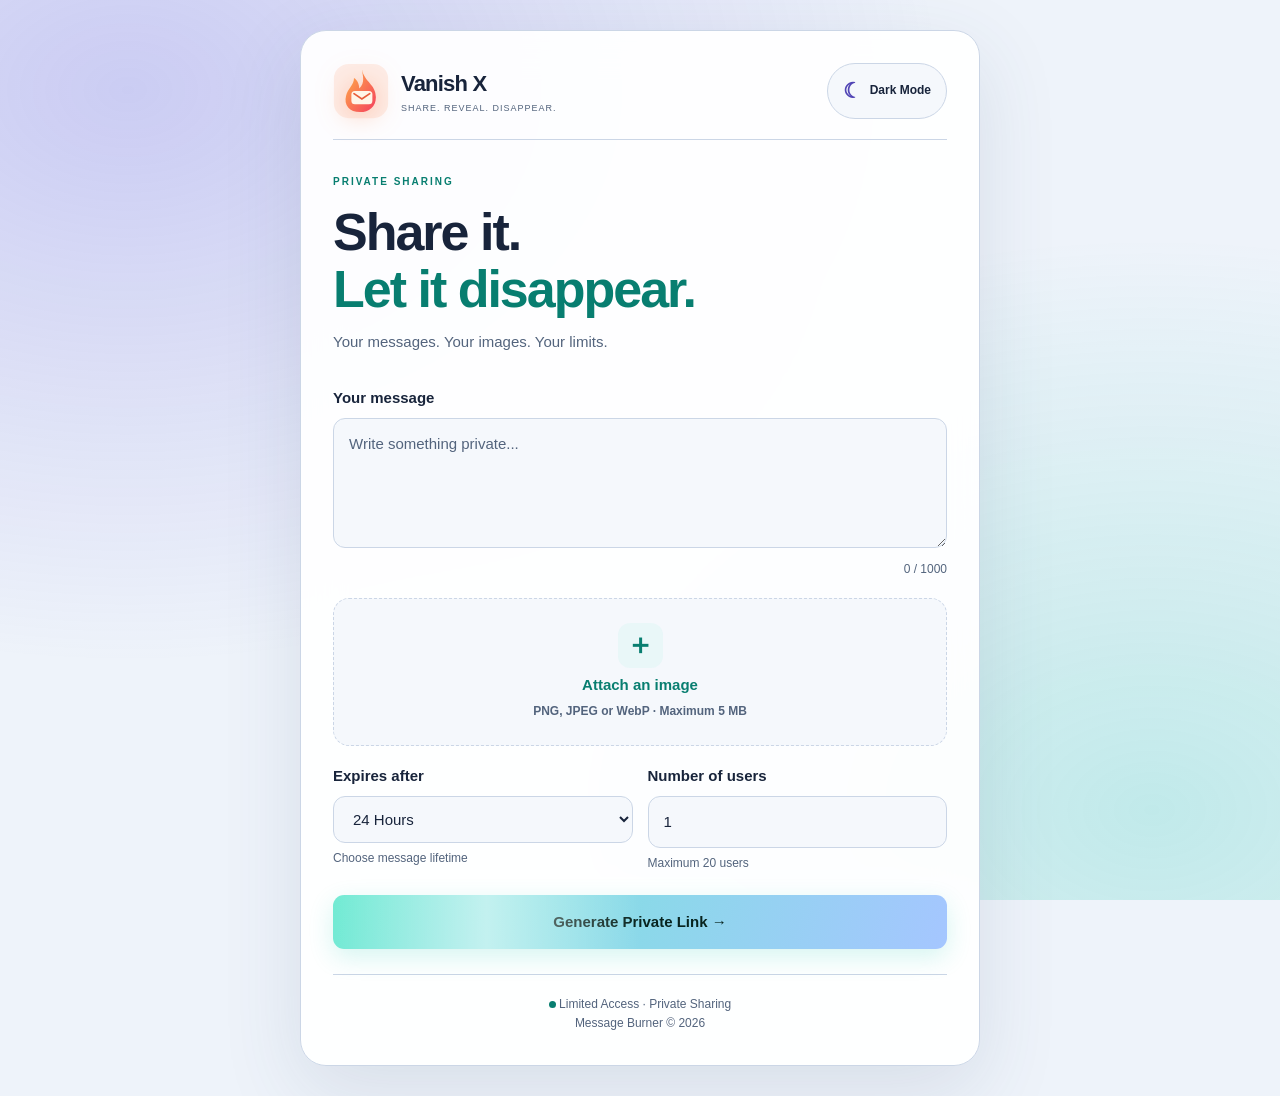
<file: static/index.html>
<!doctype html>
<html lang="en">
  <head>
    <meta charset="UTF-8" />    
    <meta name="viewport" content="width=device-width, initial-scale=1" />  
    <title>Message Burner</title>   
    <link rel="stylesheet" href="/static/style.css" />  
    <script src="/static/app.js" defer></script>
  </head>   
  <body>
    <main>
      <!-- Professional logo and theme button -->
      <header>
        <a href="/" class="brand-logo">
          <svg class="logo-icon" viewBox="0 0 64 64" aria-hidden="true">
            <defs>
              <linearGradient
                id="fireGradient"
                x1="0%"
                y1="0%"
                x2="100%"
                y2="100%"
              >
                <stop offset="0%" stop-color="#ffb347" />   
                <stop offset="100%" stop-color="#f43f5e" />
              </linearGradient>
            </defs> 
            <rect
              x="1"
              y="1"
              width="62"
              height="62"
              rx="17"
              fill="rgba(255,120,70,0.12)"
            />  
            <!-- Flame -->
            <path
              d="M33 7 C36 22 49 24 49 39
                             C49 50 41 56 31 56
                             C19 56 12 48 15 37
                             C17 29 24 25 24 17
                             C29 20 30 26 30 29
                             C37 22 34 15 33 7Z"
              fill="url(#fireGradient)"
            />  
            <!-- Message envelope -->
            <rect x="21" y="32" width="24" height="15" rx="4" fill="#fff5e8" /> 
            <path
              d="M24 35 L33 41 L42 35"
              stroke="#e85c39"
              stroke-width="2"
              stroke-linecap="round"
              fill="none"
            />
          </svg>    
          <div class="brand-text">
            <span class="brand-name">Vanish X</span>    
            <span class="brand-tagline"> Share. Reveal. Disappear. </span>
          </div>
        </a>    
        <!-- Dynamic theme button -->
        <button
          type="button"
          id="themeToggle"
          class="theme-toggle"
          onclick="toggleTheme()"
        >
          <span id="themeIcon">☀</span>    
          <span id="themeText">Light Mode</span>
        </button>
      </header> 
      <!-- Main heading -->
      <section class="hero">
        <span class="eyebrow"> PRIVATE SHARING </span>  
        <h1>
          Share it.<br />
          <em>Let it disappear.</em>
        </h1>   
        <p>Your messages. Your images. Your limits.</p>
      </section>    
      <!-- Message form -->
      <form id="form">
        <label for="message"> Your message </label> 
        <textarea
          id="message"
          name="message"
          maxlength="1000"
          placeholder="Write something private..."
        ></textarea>    
        <!-- Character counter -->
        <small id="counter">0 / 1000</small>    
        <!-- Single image selection box -->
        <label class="upload" for="image">
          <span class="upload-icon">＋</span>   
          <strong>Attach an image</strong>  
          <small> PNG, JPEG or WebP · Maximum 5 MB </small>
        </label>    
        <!-- Hidden file input -->
        <input
          type="file"
          id="image"
          name="image"
          accept="image/png,image/jpeg,image/webp"
        />  
        <!-- Image preview -->
        <div id="previewBox" hidden>
          <img id="preview" alt="Selected image" /> 
          <p id="fileName"></p> 
          <button type="button" class="remove" onclick="removeImage()">
            Remove Image
          </button>
        </div>  
        <!-- Time limit and number of users -->
        <div class="columns">
          <div>
            <label for="expiry"> Expires after </label> 
            <select id="expiry" name="expiration_minutes">
              <option value="5">5 Minutes</option>  
              <option value="15">15 Minutes</option>    
              <option value="30">30 Minutes</option>    
              <option value="60">1 Hour</option>    
              <option value="720">12 Hours</option> 
              <option value="1440" selected>24 Hours</option>   
              <option value="10080">7 Days</option>
            </select>   
            <small> Choose message lifetime </small>
          </div>    
          <!-- Number of users -->
          <div>
            <label for="views"> Number of users </label>    
            <input
              type="number"
              id="views"
              name="max_reads"
              min="1"
              max="20"
              value="1"
              required
            />  
            <small> Maximum 20 users </small>
          </div>
        </div>  
        <!-- Generate link button -->
        <button class="primary" id="create" type="submit">
          Generate Private Link →
        </button>
      </form>   
      <!-- Status message -->
      <p id="status" role="status"></p> 
      <!-- Generated link -->
      <section id="result" hidden>
        <h2>Your link is ready!</h2>    
        <p id="linkInfo"></p>   
        <input id="link" readonly aria-label="Generated link" />    
        <!-- Sharing options -->
        <div class="shares">
          <button onclick="copyLink()">Copy Link</button>   
          <button class="whatsapp" onclick="share('wa')">WhatsApp</button>  
          <button class="email" onclick="share('email')">Email</button> 
          <button class="sms" onclick="share('sms')">SMS</button>   
          <button onclick="nativeShare()">More</button>
        </div>
      </section>    
      <!-- Footer -->
      <footer>
        <span class="footer-dot"></span>    
        Limited Access · Private Sharing
        <br />  
        Message Burner © 2026
      </footer>
    </main> 
    <script>
      const $ = (id) => document.getElementById(id);    
      let previewUrl = null;    
      // Character counter
      function updateCounter() {
        const length = $("message").value.length;   
        $("counter").textContent = length + " / 1000";  
        $("counter").style.color = length >= 900 ? "#ef4444" : "";
      } 
      $("message").oninput = updateCounter; 
      updateCounter();  
      // Image selection and preview
      $("image").onchange = function () {
        if (previewUrl) {
          URL.revokeObjectURL(previewUrl);  
          previewUrl = null;
        }   
        const file = $("image").files[0];   
        $("previewBox").hidden = true;  
        if (!file) {
          return;
        }   
        if (file.size > 5 * 1024 * 1024) {
          alert("Image must be under 5 MB");    
          removeImage();    
          return;
        }   
        const allowedTypes = ["image/png", "image/jpeg", "image/webp"]; 
        if (!allowedTypes.includes(file.type)) {
          alert("Choose PNG, JPEG or WebP");    
          removeImage();    
          return;
        }   
        previewUrl = URL.createObjectURL(file);
        $("preview").src = previewUrl;  
        $("fileName").textContent = file.name;  
        $("previewBox").hidden = false;
      };    
      // Remove selected image
      function removeImage() {
        $("image").value = "";  
        $("preview").removeAttribute("src");    
        $("previewBox").hidden = true;  
        $("fileName").textContent = ""; 
        if (previewUrl) {
          URL.revokeObjectURL(previewUrl);  
          previewUrl = null;
        }
      } 
      // Generate private link
      $("form").onsubmit = async function (event) {
        event.preventDefault(); 
        $("create").disabled = true;    
        $("result").hidden = true;  
        $("status").textContent = "Generating your private link...";    
        try {
          const response = await fetch("/create", {
            method: "POST", 
            body: new FormData(event.target),
          });   
          const data = await response.json();   
          if (!response.ok) {
            throw Error(
              typeof data.detail === "string" ? data.detail : "Invalid input",
            );
          } 
          $("link").value = location.origin + data.link;    
          const expiryDate = new Date(data.expires * 1000); 
          $("linkInfo").textContent =
            "Allowed views: " +
            data.max_reads +
            " | Expires: " +
            expiryDate.toLocaleString();    
          $("result").hidden = false;   
          $("status").textContent = "Link generated successfully!"; 
          $("result").scrollIntoView({
            behavior: "smooth",
          });
        } catch (error) {
          $("status").textContent = error.message;
        } finally {
          $("create").disabled = false;
        }
      };    
      // Copy generated link
      async function copyLink() {
        try {
          await navigator.clipboard.writeText($("link").value); 
          $("status").textContent = "Link copied successfully!";
        } catch {
          $("link").select();   
          $("status").textContent = "Please copy the selected link manually.";
        }
      } 
      // Sharing options
      function share(type) {
        const url = encodeURIComponent($("link").value);    
        if (type === "wa") {
          window.open("https://wa.me/?text=" + url, "_blank", "noopener");
        } else if (type === "email") {
          location.href = "mailto:?subject=Private%20Message&body=" + url;
        } else if (type === "sms") {
          location.href = "sms:?body=" + url;
        }
      } 
      // Mobile sharing menu
      async function nativeShare() {
        if (navigator.share) {
          try {
            await navigator.share({
              title: "Message Burner",

              url: $("link").value,
            });
          } catch (error) {
            if (error.name !== "AbortError") {
              copyLink();
            }
          }
        } else {
          copyLink();
        }
      }
    </script>
  </body>
</html>
</file>
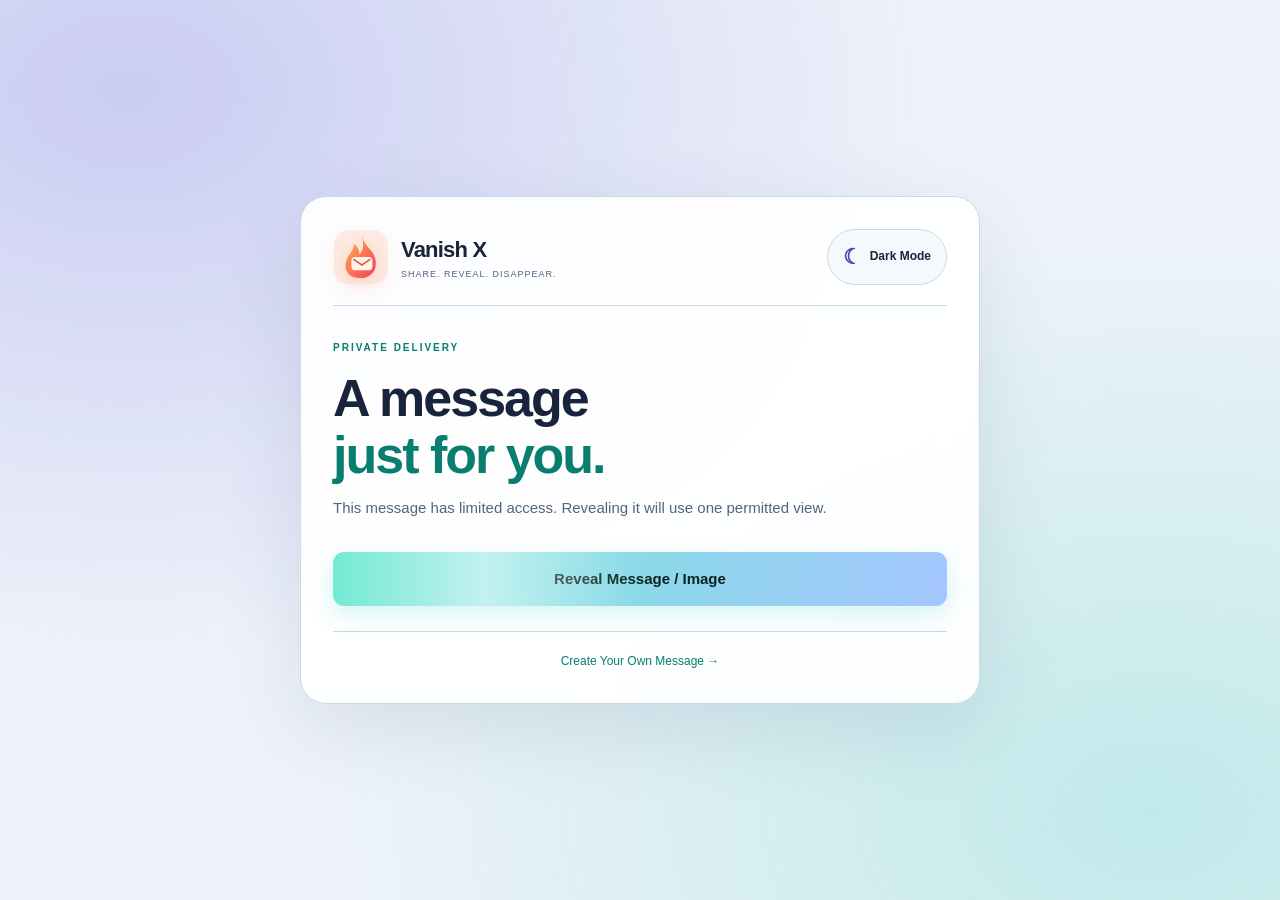
<file: static/read.html>
<!doctype html>
<html lang="en">
  <head>
    <meta charset="UTF-8" />    
    <meta name="viewport" content="width=device-width, initial-scale=1" />  
    <meta name="referrer" content="no-referrer" />  
    <title>Reveal Message | Message Burner</title>  
    <link rel="stylesheet" href="/static/style.css" />  
    <script src="/static/app.js" defer></script>
  </head>   
  <body>
    <main>
      <!-- Professional logo and theme -->
      <header>
        <a href="/" class="brand-logo">
          <svg class="logo-icon" viewBox="0 0 64 64" aria-hidden="true">
            <defs>
              <linearGradient
                id="fireGradient"
                x1="0%"
                y1="0%"
                x2="100%"
                y2="100%"
              >
                <stop offset="0%" stop-color="#ffb347" />   
                <stop offset="100%" stop-color="#f43f5e" />
              </linearGradient>
            </defs> 
            <rect
              x="1"
              y="1"
              width="62"
              height="62"
              rx="17"
              fill="rgba(255,120,70,0.12)"
            />  
            <path
              d="M33 7 C36 22 49 24 49 39
                             C49 50 41 56 31 56
                             C19 56 12 48 15 37
                             C17 29 24 25 24 17
                             C29 20 30 26 30 29
                             C37 22 34 15 33 7Z"
              fill="url(#fireGradient)"
            />  
            <rect x="21" y="32" width="24" height="15" rx="4" fill="#fff5e8" /> 
            <path
              d="M24 35 L33 41 L42 35"
              stroke="#e85c39"
              stroke-width="2"
              stroke-linecap="round"
              fill="none"
            />
          </svg>    
          <div class="brand-text">
            <span class="brand-name"> Vanish X </span>

            <span class="brand-tagline"> Share. Reveal. Disappear. </span>
          </div>
        </a>    
        <button
          type="button"
          id="themeToggle"
          class="theme-toggle"
          onclick="toggleTheme()"
        >
          <span id="themeIcon">☀</span>    
          <span id="themeText">Light Mode</span>
        </button>
      </header> 
      <!-- Main heading -->
      <section class="hero">
        <span class="eyebrow"> PRIVATE DELIVERY </span> 
        <h1>
          A message<br />
          <em>just for you.</em>
        </h1>   
        <p>
          This message has limited access. Revealing it will use one permitted
          view.
        </p>
      </section>    
      <!-- Reveal button -->
      <button class="primary" id="reveal">Reveal Message / Image</button>   
      <!-- Status message -->
      <p id="status" role="status"></p> 
      <!-- Revealed content -->
      <section id="content" hidden>
        <h2>Your private message</h2>   
        <p id="message" class="message"></p>    
        <img id="photo" hidden alt="Shared image" />    
        <button class="remove" id="close">Close and Hide Content</button>
      </section>    
      <!-- Footer -->
      <footer>
        <a href="/"> Create Your Own Message → </a>
      </footer>
    </main> 
    <script>
      const $ = (id) => document.getElementById(id);    
      // Reveal message and image
      $("reveal").onclick = async function () {
        $("reveal").disabled = true;    
        $("status").textContent = "Opening your message...";    
        try {
          const token = location.pathname.split("/").pop(); 
          const response = await fetch("/message/" + token, {
            method: "POST",
            cache: "no-store",
          });   
          const data = await response.json();   
          if (!response.ok) {
            throw Error(data.detail);
          } 
          // Display text message
          $("message").textContent = data.message;  
          $("message").hidden = !data.message;  
          // Display image
          if (data.image) {
            $("photo").src = data.image;    
            $("photo").hidden = false;
          } 
          $("content").hidden = false;  
          $("reveal").hidden = true;    
          $("status").textContent = "Remaining views: " + data.remaining_reads;
        } catch (error) {
          $("status").textContent = error.message;
        }
      };    
      // Close revealed content
      $("close").onclick = function () {
        $("photo").removeAttribute("src");  
        $("message").textContent = "";
        $("content").hidden = true; 
        $("status").textContent = "Content has been hidden.";
      };
    </script>
  </body>
</html>
</file>
<file: static/style.css>
/* 1. Dark theme */
:root {
    color-scheme: dark;
    --bg: #080c18;
    --panel: #12192be8;
    --field: #10182a;
    --text: #eef4ff;
    --muted: #a5b3ca;
    --line: #34425b;
    --accent: #65e6cf;
    --accent2: #a8a2ff;
    --danger: #f87171;
    --shadow: 0 25px 80px #0006;
} 
/* 2. Light theme */
:root.light {
    color-scheme: light;
    --bg: #eef3fa;
    --panel: #fffffff0;
    --field: #f5f8fc;
    --text: #18243b;
    --muted: #53647d;
    --line: #cbd6e6;
    --accent: #087e70;
    --accent2: #5145b5;
    --danger: #b91c1c;
    --shadow: 0 25px 80px #354c7020;
} 
/* 3. Global settings */
* {
    box-sizing: border-box;
} 
[hidden] {
    display: none !important;
} 
html {
    scroll-behavior: smooth;
} 
body {
    margin: 0;
    min-height: 100vh;
    display: grid;
    place-items: center;
    padding: 30px 16px;
    font: 15px/1.6 "Segoe UI", sans-serif;
    color: var(--text);
    background: var(--bg);
    isolation: isolate;
    transition: background .4s, color .4s;
} 
/* 4. Animated background */
body::before {
    content: "";
    position: fixed;
    inset: 0;
    z-index: -1;
    pointer-events: none;
    background:
        radial-gradient(at 10% 10%, #6259df40, transparent 50%),
        radial-gradient(at 90% 90%, #16c8ae35, transparent 50%);
    animation: aurora 10s infinite alternate;
} 
/* 5. Main glass container */
main {
    width: min(100%, 680px);
    padding: 32px;
    background: var(--panel);
    border: 1px solid var(--line);
    border-radius: 26px;
    backdrop-filter: blur(20px);
    box-shadow: var(--shadow);
    animation: enter .6s ease;
    transition: background .4s, border-color .4s;
} 
/* 6. Header */
header {
    display: flex;
    align-items: center;
    justify-content: space-between;
    flex-wrap: wrap;
    gap: 12px;
    padding-bottom: 20px;
    border-bottom: 1px solid var(--line);
} 
/* 7. Professional logo */
.brand-logo {
    display: flex;
    align-items: center;
    gap: 12px;
    color: var(--text);
    text-decoration: none;
} 
.logo-icon {
    width: 56px;
    height: 56px;
    flex-shrink: 0;
    filter: drop-shadow(0 4px 12px #ff783550);
    animation: float 3s ease-in-out infinite;
} 
.brand-text {
    display: flex;
    flex-direction: column;
} 
.brand-name {
    font-size: 22px;
    font-weight: 800;
    letter-spacing: -.8px;
    color: var(--text);
} 
.brand-tagline {
    font-size: 9px;
    letter-spacing: 1px;
    text-transform: uppercase;
    color: var(--muted);
} 
/* 8. Dynamic theme button */
.theme-toggle {
    display: flex;
    align-items: center;
    gap: 8px;
    border-radius: 30px;
    font-size: 12px;
    white-space: nowrap;
} 
#themeIcon {
    font-size: 21px;
    color: #fbbf24;
    transition: transform .4s;
} 
:root.light #themeIcon {
    color: #5145b5;
} 
.theme-toggle:hover #themeIcon {
    transform: rotate(35deg);
} 
/* 9. Main heading */
.hero {
    padding: 28px 0 20px;
} 
.eyebrow {
    font-size: 10px;
    font-weight: 800;
    letter-spacing: 2px;
    color: var(--accent);
} 
h1 {
    font-size: clamp(34px, 7vw, 52px);
    line-height: 1.1;
    letter-spacing: -2px;
    margin: 12px 0;
} 
h1 em {
    font-style: normal;
    color: var(--accent);
} 
h2 {
    font-size: 21px;
    margin: 0 0 12px;
} 
p {
    color: var(--muted);
    margin: 0 0 12px;
} 
/* 10. Form fields */
label {
    display: block;
    font-weight: 650;
    margin-bottom: 8px;
} 
textarea, input, select, button {
    font: inherit;
} 
textarea, input:not([type="file"]), select {
    width: 100%;
    padding: 13px 15px;
    color: var(--text);
    background: var(--field);
    border: 1px solid var(--line);
    border-radius: 12px;
    outline: none;
    transition: all .3s ease;
} 
textarea {
    min-height: 130px;
    resize: vertical;
} 
textarea::placeholder {
    color: var(--muted);
} 
textarea:focus, input:focus, select:focus {
    border-color: var(--accent);
    box-shadow: 0 0 0 3px #65e6cf25;
} 
small {
    font-size: 12px;
    color: var(--muted);
} 
/* 11. Character counter */
#counter {
    display: block;
    text-align: right;
    margin: 5px 0 18px;
    font-variant-numeric: tabular-nums;
} 
/* 12. Image upload box */
.upload {
    display: grid;
    place-items: center;
    gap: 5px;
    padding: 24px 10px;
    margin-bottom: 18px;
    background: var(--field);
    color: var(--accent);
    border: 1px dashed var(--line);
    border-radius: 16px;
    cursor: pointer;
    transition: all .3s ease;
} 
.upload:hover {
    border-color: var(--accent);
    transform: translateY(-3px);
    box-shadow: 0 8px 25px #16c8ae20;
} 
.upload-icon {
    display: grid;
    place-items: center;
    width: 45px;
    height: 45px;
    font-size: 28px;
    background: #65e6cf15;
    border-radius: 12px;
    transition: transform .3s;
} 
.upload:hover .upload-icon {
    transform: rotate(90deg);
} 
/* 13. Hide duplicate file selection */
input[type="file"] {
    position: absolute;
    width: 1px;
    height: 1px;
    opacity: 0;
    overflow: hidden;
    clip-path: inset(50%);
} 
.upload:has(+ input:focus-visible) {
    outline: 2px solid var(--accent);
} 
/* 14. Image preview */
#previewBox, #result, #content {
    padding: 18px;
    margin: 18px 0;
    background: var(--field);
    border: 1px solid var(--line);
    border-radius: 16px;
    animation: enter .4s ease;
} 
#preview, #photo {
    display: block;
    width: 100%;
    max-height: 400px;
    object-fit: contain;
    border-radius: 12px;
    margin-bottom: 12px;
} 
#fileName, #linkInfo {
    font-size: 12px;
    overflow-wrap: anywhere;
} 
/* 15. Expiry and number of users */
.columns {
    display: grid;
    grid-template-columns: 1fr 1fr;
    gap: 15px;
    margin: 15px 0 22px;
} 
.columns small {
    display: block;
    margin-top: 6px;
} 
select {
    cursor: pointer;
} 
select:hover, input[type="number"]:hover {
    border-color: var(--accent);
} 
/* 16. Professional buttons */
button {
    padding: 10px 15px;
    border: 1px solid var(--line);
    border-radius: 11px;
    background: var(--field);
    color: var(--text);
    font-weight: 650;
    cursor: pointer;
    transition: all .3s ease;
} 
button:hover:not(:disabled) {
    transform: translateY(-3px);
    border-color: var(--accent);
    box-shadow: 0 5px 20px #16c8ae25;
} 
button:active:not(:disabled) {
    transform: scale(.97);
} 
button:disabled {
    opacity: .5;
    cursor: wait;
} 
/* 17. Generate link button */
.primary {
    position: relative;
    overflow: hidden;
    width: 100%;
    padding: 15px;
    border: none;
    background: linear-gradient(110deg, #71ebd3, #a5c6ff);
    color: #08241f;
    font-weight: 750;
    box-shadow: 0 8px 25px #27cbb530;
} 
.primary::before {
    content: "";
    position: absolute;
    inset: 0;
    width: 50%;
    background: linear-gradient(90deg, transparent, #fff8, transparent);
    animation: shine 5s infinite;
    pointer-events: none;
} 
/* 18. Remove image button */
.remove {
    width: 100%;
    color: var(--danger);
    background: #f8717110;
    border-color: #f8717140;
} 
.remove:hover:not(:disabled) {
    background: #dc2626;
    color: white;
} 
/* 19. Sharing buttons */
.shares {
    display: flex;
    flex-wrap: wrap;
    gap: 8px;
    margin-top: 12px;
} 
.shares button {
    flex: 1 1 100px;
    font-size: 13px;
} 
.whatsapp { color: #16a34a; }
.email { color: var(--accent); }
.sms { color: var(--accent2); } 
/* 20. Status and revealed message */
#status {
    font-size: 13px;
    color: var(--accent);
    margin: 12px 0;
    overflow-wrap: anywhere;
} 
#status:empty {
    display: none;
} 
.message {
    color: var(--text);
    font-size: 17px;
    white-space: pre-wrap;
    overflow-wrap: anywhere;
} 
/* 21. Footer */
footer {
    text-align: center;
    padding-top: 20px;
    margin-top: 25px;
    border-top: 1px solid var(--line);
    color: var(--muted);
    font-size: 12px;
} 
.footer-dot {
    display: inline-block;
    width: 7px;
    height: 7px;
    border-radius: 50%;
    background: var(--accent);
    animation: pulse 2s infinite;
} 
a {
    color: var(--accent);
    text-decoration: none;
} 
a:focus-visible, button:focus-visible {
    outline: 2px solid var(--accent);
    outline-offset: 3px;
} 
/* 22. Professional animations */
@keyframes enter {
    from { opacity: 0; transform: translateY(15px); }
    to { opacity: 1; transform: translateY(0); }
} 
@keyframes aurora {
    from { opacity: .6; transform: scale(1); }
    to { opacity: 1; transform: scale(1.08); }
} 
@keyframes float {
    0%, 100% { transform: translateY(0); }
    50% { transform: translateY(-5px); }
} 
@keyframes shine {
    0% { transform: translateX(-120%) skewX(-20deg); }
    35%, 100% { transform: translateX(300%) skewX(-20deg); }
} 
@keyframes pulse {
    0%, 100% { box-shadow: 0 0 0 0 #65e6cf50; }
    50% { box-shadow: 0 0 0 6px #65e6cf00; }
}
/* 23. Mobile responsive design */
@media (max-width: 480px) {
    body { padding: 12px; }
    main { padding: 20px; border-radius: 20px; }
    .columns { grid-template-columns: 1fr; }
    .logo-icon { width: 42px; height: 42px; }
    .brand-name { font-size: 17px; }
    .brand-tagline { font-size: 7px; }
    .brand-logo { gap: 8px; }
    .theme-toggle { padding: 8px; font-size: 10px; }
    .hero { padding-top: 20px; }
}
/* 24. Accessibility */
@media (prefers-reduced-motion: reduce) {
    *, *::before, *::after {
        animation: none !important;
        transition: none !important;
        scroll-behavior: auto !important;
    }
}
</file>
